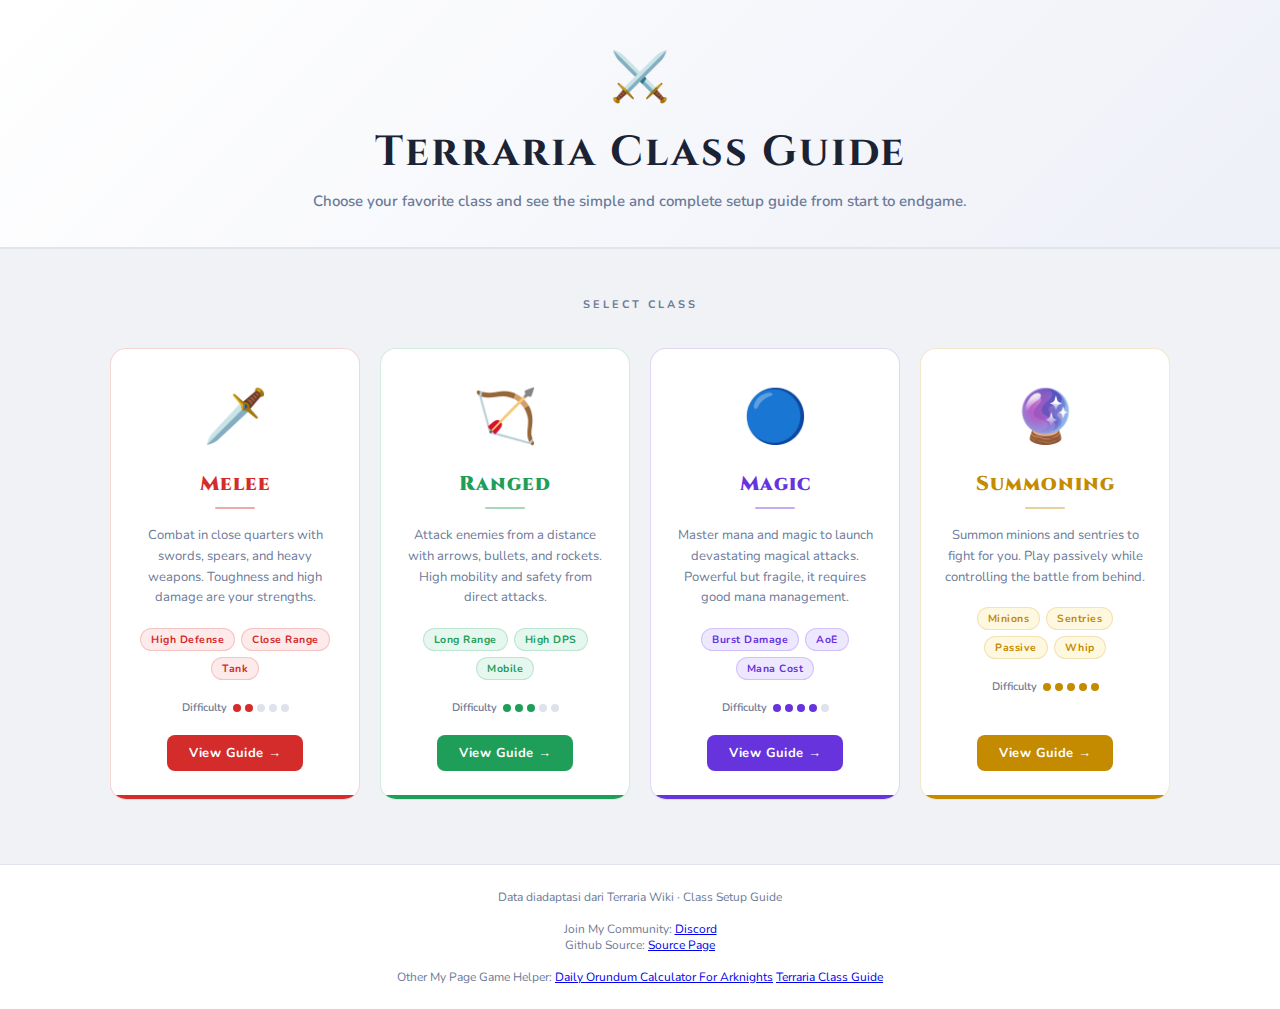
<file: index.html>
<!DOCTYPE html>
<html lang="en">
<head>
<meta charset="UTF-8">
<meta name="viewport" content="width=device-width,initial-scale=1">
<title>Terraria Class Guide</title>
<link rel="stylesheet" href="css/index.css">
</head>
<body>

<header>
  <span class="header-icon">⚔️</span>
  <h1>Terraria Class Guide</h1>
  <p>Choose your favorite class and see the simple and complete setup guide from start to endgame.</p>
</header>

<main>
  <p class="section-label">Select Class</p>
  <div class="classes-grid">

    <!-- MELEE -->
    <a class="class-card card-melee" href="#">
      <span class="card-emoji">🗡️</span>
      <div class="card-title">Melee</div>
      <div class="divider"></div>
      <p class="card-desc">Combat in close quarters with swords, spears, and heavy weapons. Toughness and high damage are your strengths.</p>
      <div class="card-tags">
        <span class="tag">High Defense</span>
        <span class="tag">Close Range</span>
        <span class="tag">Tank</span>
      </div>
      <div class="difficulty">
        <span>Difficulty</span>
        <div class="dots">
          <div class="dot on"></div><div class="dot on"></div>
          <div class="dot"></div><div class="dot"></div><div class="dot"></div>
        </div>
      </div>
      <span class="card-btn">View Guide →</span>
    </a>

    <!-- RANGED -->
    <a class="class-card card-ranged" href="#">
      <span class="card-emoji">🏹</span>
      <div class="card-title">Ranged</div>
      <div class="divider"></div>
      <p class="card-desc">Attack enemies from a distance with arrows, bullets, and rockets. High mobility and safety from direct attacks.</p>
      <div class="card-tags">
        <span class="tag">Long Range</span>
        <span class="tag">High DPS</span>
        <span class="tag">Mobile</span>
      </div>
      <div class="difficulty">
        <span>Difficulty</span>
        <div class="dots">
          <div class="dot on"></div><div class="dot on"></div><div class="dot on"></div>
          <div class="dot"></div><div class="dot"></div>
        </div>
      </div>
      <span class="card-btn">View Guide →</span>
    </a>

    <!-- MAGIC -->
    <a class="class-card card-magic" href="#">
      <span class="card-emoji">🔵</span>
      <div class="card-title">Magic</div>
      <div class="divider"></div>
      <p class="card-desc">Master mana and magic to launch devastating magical attacks. Powerful but fragile, it requires good mana management.</p>
      <div class="card-tags">
        <span class="tag">Burst Damage</span>
        <span class="tag">AoE</span>
        <span class="tag">Mana Cost</span>
      </div>
      <div class="difficulty">
        <span>Difficulty</span>
        <div class="dots">
          <div class="dot on"></div><div class="dot on"></div>
          <div class="dot on"></div><div class="dot on"></div><div class="dot"></div>
        </div>
      </div>
      <span class="card-btn">View Guide →</span>
    </a>

    <!-- SUMMONING -->
    <a class="class-card card-summon" href="summoning.html">
      <span class="card-emoji">🔮</span>
      <div class="card-title">Summoning</div>
      <div class="divider"></div>
      <p class="card-desc">Summon minions and sentries to fight for you. Play passively while controlling the battle from behind.</p>
      <div class="card-tags">
        <span class="tag">Minions</span>
        <span class="tag">Sentries</span>
        <span class="tag">Passive</span>
        <span class="tag">Whip</span>
      </div>
      <div class="difficulty">
        <span>Difficulty</span>
        <div class="dots">
          <div class="dot on"></div><div class="dot on"></div>
          <div class="dot on"></div><div class="dot on"></div><div class="dot on"></div>
        </div>
      </div>
      <span class="card-btn">View Guide →</span>
    </a>

  </div>
</main>

<footer>
  <p>Data diadaptasi dari Terraria Wiki · Class Setup Guide</p>

  <br>
  <p>Join My Community: <a href="https://discord.gg/hSqjzEp5u7">Discord</a></p>
  <p>Github Source: <a href="https://github.com/SAMBUYYA/TerrariaClassGuideSimple">Source Page</a></p>
  
  <br>
  <p>
    Other My Page Game Helper:
    <a href="https://sambuyya.github.io/daily-orundum-calculator-arknights/">Daily Orundum Calculator For Arknights</a>
    <a href="https://sambuyya.github.io/TerrariaClassGuideSimple/">Terraria Class Guide</a>
  </p>
</footer>

</body>

</html>
</file>
<file: css/index.css>
@import url('https://fonts.googleapis.com/css2?family=Cinzel:wght@700;900&family=Nunito:wght@400;600;700&display=swap');

:root {
  --bg: #f0f2f5;
  --card: #ffffff;
  --border: #e0e5ec;
  --text: #1a2233;
  --muted: #6b7a99;

  --melee: #d42b2b;
  --melee-dim: #fdeaea;
  --ranged: #1e9e58;
  --ranged-dim: #e6f7ef;
  --magic: #6633dd;
  --magic-dim: #ede8ff;
  --summon: #c48a00;
  --summon-dim: #fff8e0;
}

*, *::before, *::after { box-sizing: border-box; margin: 0; padding: 0; }

body {
  font-family: 'Nunito', sans-serif;
  background: var(--bg);
  color: var(--text);
  min-height: 100vh;
  display: flex;
  flex-direction: column;
}

/* ── HEADER ── */
header {
  background: linear-gradient(135deg, #ffffff 0%, #eef0f8 100%);
  padding: 44px 24px 36px;
  border-bottom: 2px solid var(--border);
  text-align: center;
}

.header-icon {
  font-size: 48px;
  display: block;
  margin-bottom: 14px;
}

header h1 {
  font-family: 'Cinzel', serif;
  font-size: clamp(26px, 5vw, 42px);
  letter-spacing: 2px;
  color: #1a2233;
}

header p {
  margin-top: 10px;
  color: var(--muted);
  font-size: 15px;
  font-weight: 600;
}

/* ── MAIN ── */
main {
  flex: 1;
  max-width: 1100px;
  margin: auto;
  width: 100%;
  padding: 48px 20px 64px;
}

.section-label {
  text-align: center;
  font-size: 11px;
  font-weight: 700;
  letter-spacing: 3px;
  text-transform: uppercase;
  color: var(--muted);
  margin-bottom: 36px;
}

/* ── GRID ── */
.classes-grid {
  display: grid;
  grid-template-columns: repeat(auto-fit, minmax(220px, 1fr));
  gap: 20px;
}

/* ── CLASS CARD ── */
.class-card {
  background: var(--card);
  border-radius: 16px;
  border: 1.5px solid var(--border);
  padding: 32px 24px 28px;
  text-decoration: none;
  color: var(--text);
  display: flex;
  flex-direction: column;
  align-items: center;
  position: relative;
  overflow: hidden;
  cursor: pointer;
  transition: transform 0.22s cubic-bezier(.34,1.56,.64,1), border-color 0.2s, box-shadow 0.2s;
}

.class-card::after {
  content: '';
  position: absolute;
  bottom: 0; left: 0; right: 0;
  height: 4px;
  border-radius: 0 0 16px 16px;
}

.class-card:hover {
  transform: translateY(-6px) scale(1.02);
}

/* ── MELEE ── */
.card-melee { border-color: rgba(212,43,43,0.2); }
.card-melee::after { background: var(--melee); }
.card-melee:hover { border-color: rgba(212,43,43,0.5); box-shadow: 0 10px 32px rgba(212,43,43,0.12); }

/* ── RANGED ── */
.card-ranged { border-color: rgba(30,158,88,0.2); }
.card-ranged::after { background: var(--ranged); }
.card-ranged:hover { border-color: rgba(30,158,88,0.5); box-shadow: 0 10px 32px rgba(30,158,88,0.12); }

/* ── MAGIC ── */
.card-magic { border-color: rgba(102,51,221,0.2); }
.card-magic::after { background: var(--magic); }
.card-magic:hover { border-color: rgba(102,51,221,0.5); box-shadow: 0 10px 32px rgba(102,51,221,0.14); }

/* ── SUMMONING ── */
.card-summon { border-color: rgba(196,138,0,0.2); }
.card-summon::after { background: var(--summon); }
.card-summon:hover { border-color: rgba(196,138,0,0.5); box-shadow: 0 10px 32px rgba(196,138,0,0.14); }

/* ── CARD CONTENT ── */
.card-emoji {
  font-size: 52px;
  margin-bottom: 18px;
  display: block;
  transition: transform 0.22s cubic-bezier(.34,1.56,.64,1);
}

.class-card:hover .card-emoji {
  transform: scale(1.15) rotate(-3deg);
}

.card-title {
  font-family: 'Cinzel', serif;
  font-size: 20px;
  font-weight: 900;
  letter-spacing: 1px;
  margin-bottom: 10px;
}

.card-melee  .card-title { color: var(--melee); }
.card-ranged .card-title { color: var(--ranged); }
.card-magic  .card-title { color: var(--magic); }
.card-summon .card-title { color: var(--summon); }

.card-desc {
  font-size: 13px;
  color: var(--muted);
  text-align: center;
  line-height: 1.6;
  margin-bottom: 20px;
}

.card-tags {
  display: flex;
  flex-wrap: wrap;
  gap: 6px;
  justify-content: center;
  margin-bottom: 20px;
}

.tag {
  font-size: 10.5px;
  font-weight: 700;
  padding: 3px 10px;
  border-radius: 20px;
  letter-spacing: 0.5px;
}

.card-melee  .tag { background: var(--melee-dim);  color: var(--melee);  border: 1px solid rgba(212,43,43,0.2); }
.card-ranged .tag { background: var(--ranged-dim); color: var(--ranged); border: 1px solid rgba(30,158,88,0.2); }
.card-magic  .tag { background: var(--magic-dim);  color: var(--magic);  border: 1px solid rgba(102,51,221,0.2); }
.card-summon .tag { background: var(--summon-dim); color: var(--summon); border: 1px solid rgba(196,138,0,0.2); }

.card-btn {
  display: flex;
  align-items: center;
  gap: 6px;
  font-family: 'Nunito', sans-serif;
  font-size: 13px;
  font-weight: 700;
  padding: 9px 22px;
  border-radius: 8px;
  border: none;
  cursor: pointer;
  letter-spacing: 0.4px;
  transition: filter 0.15s, transform 0.15s;
  margin-top: auto;
  color: #fff;
}

.card-melee  .card-btn { background: var(--melee); }
.card-ranged .card-btn { background: var(--ranged); }
.card-magic  .card-btn { background: var(--magic); }
.card-summon .card-btn { background: var(--summon); }

.class-card:hover .card-btn {
  filter: brightness(1.1);
  transform: scale(1.04);
}

/* ── DIFFICULTY DOTS ── */
.difficulty {
  display: flex;
  align-items: center;
  gap: 6px;
  margin-bottom: 20px;
  font-size: 11px;
  color: var(--muted);
  font-weight: 600;
}

.dots { display: flex; gap: 4px; }

.dot {
  width: 8px; height: 8px;
  border-radius: 50%;
  background: #dde2ed;
}

.card-melee  .dot.on { background: var(--melee); }
.card-ranged .dot.on { background: var(--ranged); }
.card-magic  .dot.on { background: var(--magic); }
.card-summon .dot.on { background: var(--summon); }

/* ── DIVIDER ── */
.divider {
  width: 40px; height: 2px;
  border-radius: 2px;
  margin: 0 auto 16px;
  opacity: 0.4;
}
.card-melee  .divider { background: var(--melee); }
.card-ranged .divider { background: var(--ranged); }
.card-magic  .divider { background: var(--magic); }
.card-summon .divider { background: var(--summon); }

/* ── FOOTER ── */
footer {
  text-align: center;
  padding: 24px;
  color: var(--muted);
  font-size: 12px;
  border-top: 1px solid var(--border);
  background: #fff;
}
</file>
